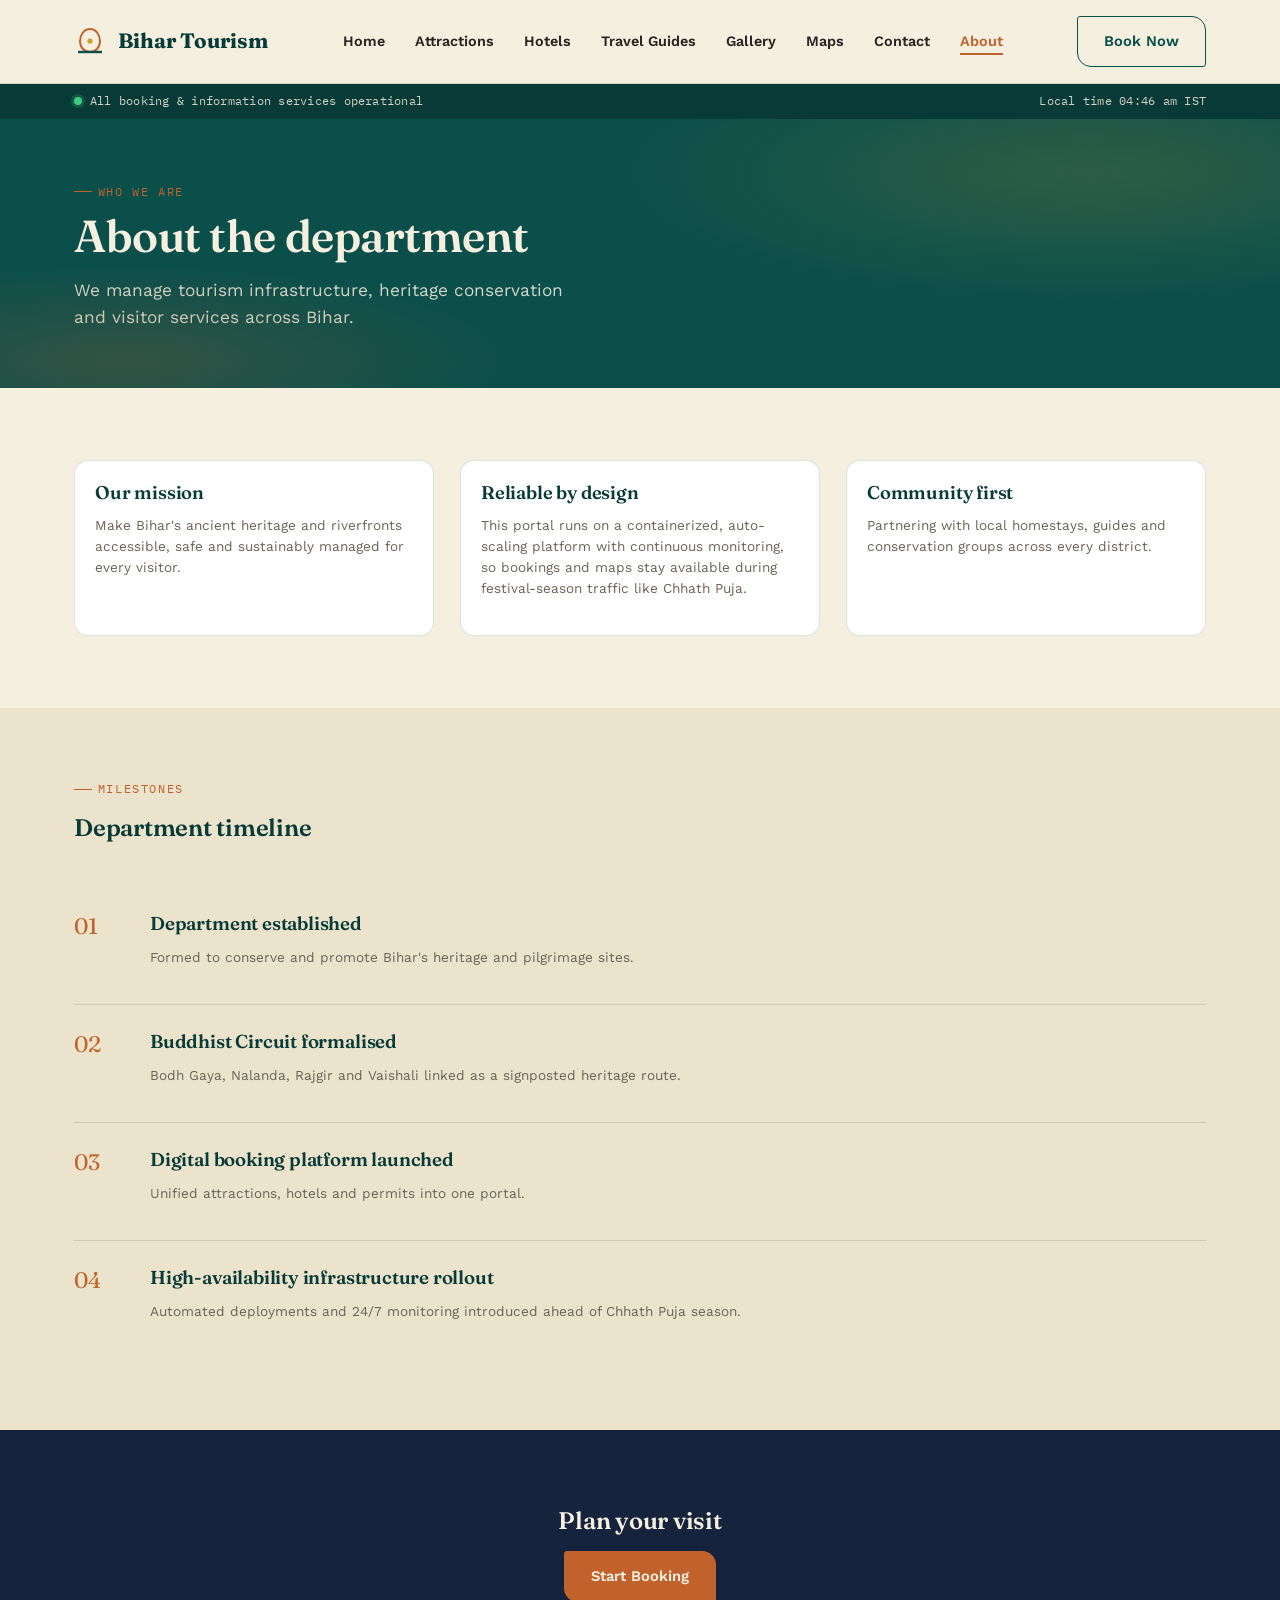
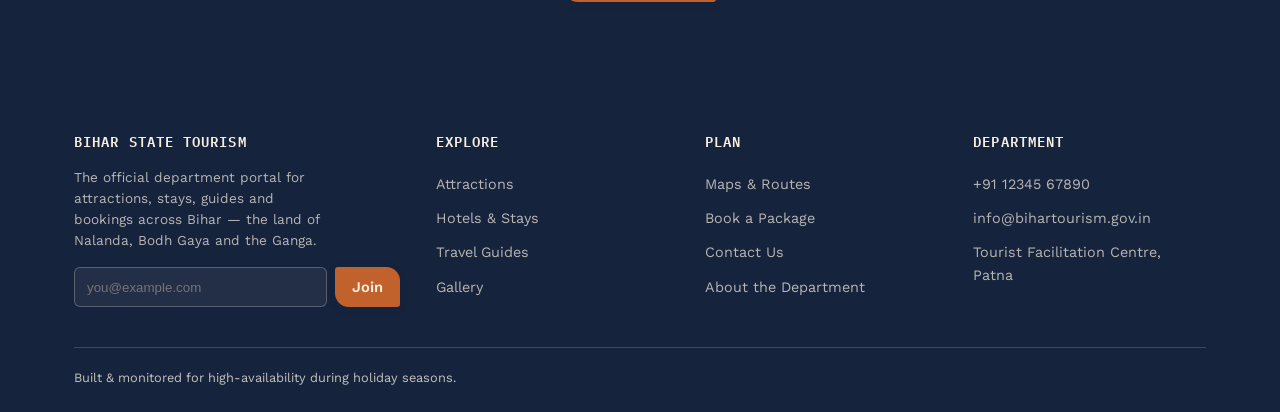
<file: src/main/resources/templates/about.html>
<!DOCTYPE html>
<html lang="en">
<head>
<meta charset="UTF-8">
<meta name="viewport" content="width=device-width, initial-scale=1.0">
<title>About · Bihar State Tourism</title>
<meta name="description" content="Learn about the Bihar Department of Tourism and how the portal stays reliable during peak season.">
<link rel="stylesheet" href="../static/css/style.css">
</head>
<body>
<a class="skip-link" href="#main">Skip to content</a>
<header class="site-header">
  <nav class="nav">
    <a class="brand" href="index.html">
      <svg class="mark" viewBox="0 0 32 32" fill="none" xmlns="http://www.w3.org/2000/svg" aria-hidden="true">
        <path d="M16 4 C10 4, 6 10, 6 16 C6 22, 10 27, 16 27 C22 27, 26 22, 26 16 C26 10, 22 4, 16 4Z" stroke="#C1622D" stroke-width="2" fill="none"/>
        <path d="M4 27h24" stroke="#0B4F4A" stroke-width="2.4"/>
        <circle cx="16" cy="16" r="2.6" fill="#C9A227"/>
      </svg>
      Bihar Tourism
    </a>
    <button class="nav-toggle" aria-label="Toggle menu" aria-expanded="false">
      <span></span><span></span><span></span>
    </button>
    <ul class="nav-links">
      <li><a href="index.html">Home</a></li>
      <li><a href="attractions.html">Attractions</a></li>
      <li><a href="hotels.html">Hotels</a></li>
      <li><a href="guides.html">Travel Guides</a></li>
      <li><a href="gallery.html">Gallery</a></li>
      <li><a href="maps.html">Maps</a></li>
      <li><a href="contact.html">Contact</a></li>
      <li><a href="about.html" class="active">About</a></li>
    </ul>
    <div class="nav-actions">
      <a class="btn btn-outline" href="booking.html">Book Now</a>
    </div>
  </nav>
</header>
<div class="status-strip">
  <div class="container">
    <span><span class="status-dot" aria-hidden="true"></span>All booking &amp; information services operational</span>
    <span>Local time <span data-status-time>--:--</span> IST</span>
  </div>
</div>
<main id="main">

<section class="hero" style="padding:64px 0 40px;">
  <div class="container">
    <p class="eyebrow">Who we are</p>
    <h1 style="font-size:clamp(2rem,3.6vw,2.8rem);">About the department</h1>
    <p class="lead">We manage tourism infrastructure, heritage conservation and visitor services across Bihar.</p>
  </div>
</section>
<section>
  <div class="container">
    <div class="grid grid-3">
      <div class="card"><div class="body"><h3>Our mission</h3><p class="small">Make Bihar's ancient heritage and riverfronts accessible, safe and sustainably managed for every visitor.</p></div></div>
      <div class="card"><div class="body"><h3>Reliable by design</h3><p class="small">This portal runs on a containerized, auto-scaling platform with continuous monitoring, so bookings and maps stay available during festival-season traffic like Chhath Puja.</p></div></div>
      <div class="card"><div class="body"><h3>Community first</h3><p class="small">Partnering with local homestays, guides and conservation groups across every district.</p></div></div>
    </div>
  </div>
</section>
<section class="band-ivory-dim">
  <div class="container">
    <div class="section-head"><p class="eyebrow">Milestones</p><h2>Department timeline</h2></div>
    <div class="steps">
      <div class="step"><div class="num"></div><div><h3>Department established</h3><p class="small">Formed to conserve and promote Bihar's heritage and pilgrimage sites.</p></div></div>
      <div class="step"><div class="num"></div><div><h3>Buddhist Circuit formalised</h3><p class="small">Bodh Gaya, Nalanda, Rajgir and Vaishali linked as a signposted heritage route.</p></div></div>
      <div class="step"><div class="num"></div><div><h3>Digital booking platform launched</h3><p class="small">Unified attractions, hotels and permits into one portal.</p></div></div>
      <div class="step"><div class="num"></div><div><h3>High-availability infrastructure rollout</h3><p class="small">Automated deployments and 24/7 monitoring introduced ahead of Chhath Puja season.</p></div></div>
    </div>
  </div>
</section>
<section class="band-dark text-center">
  <div class="container">
    <h2>Plan your visit</h2>
    <a class="btn btn-primary" href="booking.html">Start Booking</a>
  </div>
</section>

</main>
<footer class="site-footer">
  <div class="container">
    <div class="footer-grid">
      <div>
        <h4>Bihar State Tourism</h4>
        <p class="small" style="color:rgba(245,239,224,0.72); max-width:32ch;">The official department portal for attractions, stays, guides and bookings across Bihar — the land of Nalanda, Bodh Gaya and the Ganga.</p>
        <form data-newsletter style="display:flex; gap:8px; margin-top:16px;">
          <label for="nl-email" class="visually-hidden" style="position:absolute; left:-9999px;">Email address</label>
          <input id="nl-email" type="email" placeholder="you@example.com" required
            style="flex:1; padding:10px 12px; border-radius:6px; border:1px solid rgba(245,239,224,0.25); background:rgba(245,239,224,0.06); color:#F5EFE0;">
          <button class="btn btn-primary" type="submit" style="padding:10px 16px;">Join</button>
        </form>
      </div>
      <div>
        <h4>Explore</h4>
        <a href="attractions.html">Attractions</a>
        <a href="hotels.html">Hotels &amp; Stays</a>
        <a href="guides.html">Travel Guides</a>
        <a href="gallery.html">Gallery</a>
      </div>
      <div>
        <h4>Plan</h4>
        <a href="maps.html">Maps &amp; Routes</a>
        <a href="booking.html">Book a Package</a>
        <a href="contact.html">Contact Us</a>
        <a href="about.html">About the Department</a>
      </div>
      <div>
        <h4>Department</h4>
        <a href="tel:+911234567890">+91 12345 67890</a>
        <a href="mailto:info@bihartourism.gov.in">info@bihartourism.gov.in</a>
        <a href="#">Tourist Facilitation Centre, Patna</a>
      </div>
    </div>
    <div class="footer-bottom">
      <span>Built &amp; monitored for high-availability during holiday seasons.</span>
    </div>
  </div>
</footer>
<button class="to-top" aria-label="Back to top">↑</button>
<script src="../static/js/script.js"></script>
</body>
</html>
</file>
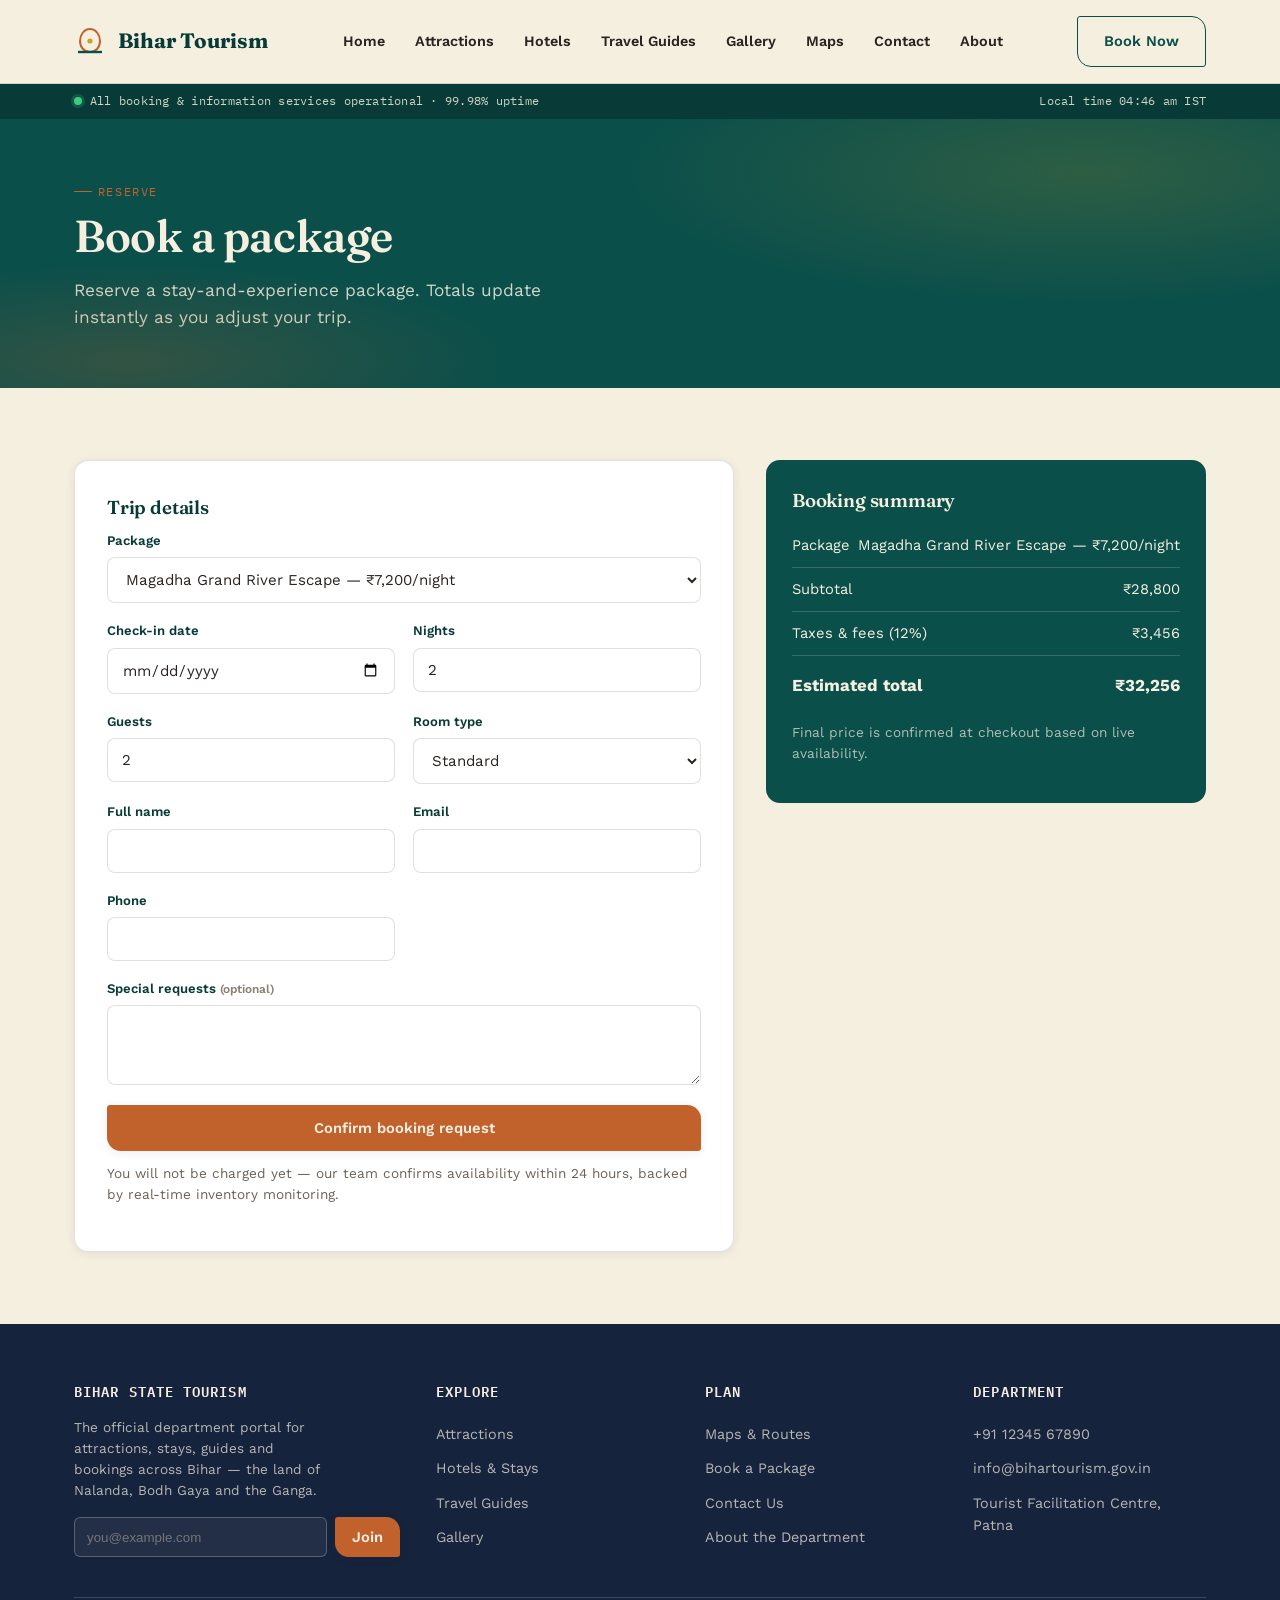
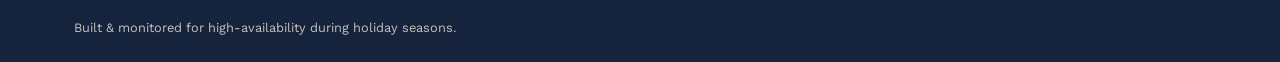
<file: src/main/resources/templates/booking.html>
<!DOCTYPE html>
<html lang="en">
<head>
<meta charset="UTF-8">
<meta name="viewport" content="width=device-width, initial-scale=1.0">
<title>Booking · Bihar State Tourism</title>
<meta name="description" content="Book hotel and experience packages across Bihar with live price estimates.">
<link rel="stylesheet" href="../static/css/style.css">
</head>
<body>
<a class="skip-link" href="#main">Skip to content</a>
<header class="site-header">
  <nav class="nav">
    <a class="brand" href="index.html">
      <svg class="mark" viewBox="0 0 32 32" fill="none" xmlns="http://www.w3.org/2000/svg" aria-hidden="true">
        <path d="M16 4 C10 4, 6 10, 6 16 C6 22, 10 27, 16 27 C22 27, 26 22, 26 16 C26 10, 22 4, 16 4Z" stroke="#C1622D" stroke-width="2" fill="none"/>
        <path d="M4 27h24" stroke="#0B4F4A" stroke-width="2.4"/>
        <circle cx="16" cy="16" r="2.6" fill="#C9A227"/>
      </svg>
      Bihar Tourism
    </a>
    <button class="nav-toggle" aria-label="Toggle menu" aria-expanded="false">
      <span></span><span></span><span></span>
    </button>
    <ul class="nav-links">
      <li><a href="index.html">Home</a></li>
      <li><a href="attractions.html">Attractions</a></li>
      <li><a href="hotels.html">Hotels</a></li>
      <li><a href="guides.html">Travel Guides</a></li>
      <li><a href="gallery.html">Gallery</a></li>
      <li><a href="maps.html">Maps</a></li>
      <li><a href="contact.html">Contact</a></li>
      <li><a href="about.html">About</a></li>
    </ul>
    <div class="nav-actions">
      <a class="btn btn-outline" href="booking.html">Book Now</a>
    </div>
  </nav>
</header>
<div class="status-strip">
  <div class="container">
    <span><span class="status-dot" aria-hidden="true"></span>All booking &amp; information services operational · 99.98% uptime</span>
    <span>Local time <span data-status-time>--:--</span> IST</span>
  </div>
</div>
<main id="main">

<section class="hero" style="padding:64px 0 40px;">
  <div class="container">
    <p class="eyebrow">Reserve</p>
    <h1 style="font-size:clamp(2rem,3.6vw,2.8rem);">Book a package</h1>
    <p class="lead">Reserve a stay-and-experience package. Totals update instantly as you adjust your trip.</p>
  </div>
</section>
<section>
  <div class="container" style="display:grid; grid-template-columns:1.5fr 1fr; gap:32px; align-items:start;">
    <form class="form-card" id="booking-form" data-validate data-success-message="Booking request received — a confirmation will follow by email.">
      <h3>Trip details</h3>
      <div class="form-grid">
        <div class="field full">
          <label for="package">Package</label>
          <select id="package" name="package">
            <option data-rate="7200" selected>Magadha Grand River Escape — ₹7,200/night</option>
            <option data-rate="3800">Nalanda Residency Heritage Stay — ₹3,800/night</option>
            <option data-rate="4600">Rajgir Springs Wellness Package — ₹4,600/night</option>
            <option data-rate="1400">Bodh Gaya Pilgrim Lodge — ₹1,400/night</option>
          </select>
        </div>
        <div class="field">
          <label for="checkin">Check-in date</label>
          <input type="date" id="checkin" name="checkin" required>
          <span class="err-msg">Please choose a check-in date.</span>
        </div>
        <div class="field">
          <label for="nights">Nights</label>
          <input type="number" id="nights" name="nights" min="1" max="21" value="2" required>
        </div>
        <div class="field">
          <label for="guests">Guests</label>
          <input type="number" id="guests" name="guests" min="1" max="10" value="2" required>
        </div>
        <div class="field">
          <label for="room">Room type</label>
          <select id="room" name="room">
            <option>Standard</option>
            <option>River-facing</option>
            <option>Suite</option>
          </select>
        </div>
        <div class="field">
          <label for="name">Full name</label>
          <input type="text" id="name" name="name" required>
          <span class="err-msg">Please enter your name.</span>
        </div>
        <div class="field">
          <label for="email">Email</label>
          <input type="email" id="email" name="email" required>
          <span class="err-msg">Please enter a valid email.</span>
        </div>
        <div class="field">
          <label for="phone">Phone</label>
          <input type="tel" id="phone" name="phone" required>
          <span class="err-msg">Please enter a valid phone number.</span>
        </div>
        <div class="field full">
          <label for="notes">Special requests <span class="hint">(optional)</span></label>
          <textarea id="notes" name="notes" rows="3"></textarea>
        </div>
      </div>
      <button class="btn btn-primary btn-block" type="submit" style="margin-top:20px;">Confirm booking request</button>
      <p class="small" style="margin-top:12px;">You will not be charged yet — our team confirms availability within 24 hours, backed by real-time inventory monitoring.</p>
    </form>

    <aside class="summary-card" data-booking-summary>
      <h3>Booking summary</h3>
      <div class="summary-row"><span>Package</span><span data-sum-package>—</span></div>
      <div class="summary-row"><span>Subtotal</span><span data-sum-subtotal>₹0</span></div>
      <div class="summary-row"><span>Taxes &amp; fees (12%)</span><span data-sum-taxes>₹0</span></div>
      <div class="summary-row total"><span>Estimated total</span><span data-sum-total>₹0</span></div>
      <p class="small" style="color:rgba(245,239,224,0.7); margin-top:14px;">Final price is confirmed at checkout based on live availability.</p>
    </aside>
  </div>
</section>

</main>
<footer class="site-footer">
  <div class="container">
    <div class="footer-grid">
      <div>
        <h4>Bihar State Tourism</h4>
        <p class="small" style="color:rgba(245,239,224,0.72); max-width:32ch;">The official department portal for attractions, stays, guides and bookings across Bihar — the land of Nalanda, Bodh Gaya and the Ganga.</p>
        <form data-newsletter style="display:flex; gap:8px; margin-top:16px;">
          <label for="nl-email" class="visually-hidden" style="position:absolute; left:-9999px;">Email address</label>
          <input id="nl-email" type="email" placeholder="you@example.com" required
            style="flex:1; padding:10px 12px; border-radius:6px; border:1px solid rgba(245,239,224,0.25); background:rgba(245,239,224,0.06); color:#F5EFE0;">
          <button class="btn btn-primary" type="submit" style="padding:10px 16px;">Join</button>
        </form>
      </div>
      <div>
        <h4>Explore</h4>
        <a href="attractions.html">Attractions</a>
        <a href="hotels.html">Hotels &amp; Stays</a>
        <a href="guides.html">Travel Guides</a>
        <a href="gallery.html">Gallery</a>
      </div>
      <div>
        <h4>Plan</h4>
        <a href="maps.html">Maps &amp; Routes</a>
        <a href="booking.html">Book a Package</a>
        <a href="contact.html">Contact Us</a>
        <a href="about.html">About the Department</a>
      </div>
      <div>
        <h4>Department</h4>
        <a href="tel:+911234567890">+91 12345 67890</a>
        <a href="mailto:info@bihartourism.gov.in">info@bihartourism.gov.in</a>
        <a href="#">Tourist Facilitation Centre, Patna</a>
      </div>
    </div>
    <div class="footer-bottom">
      <span>Built &amp; monitored for high-availability during holiday seasons.</span>
    </div>
  </div>
</footer>
<button class="to-top" aria-label="Back to top">↑</button>
<script src="../static/js/script.js"></script>
</body>
</html>
</file>
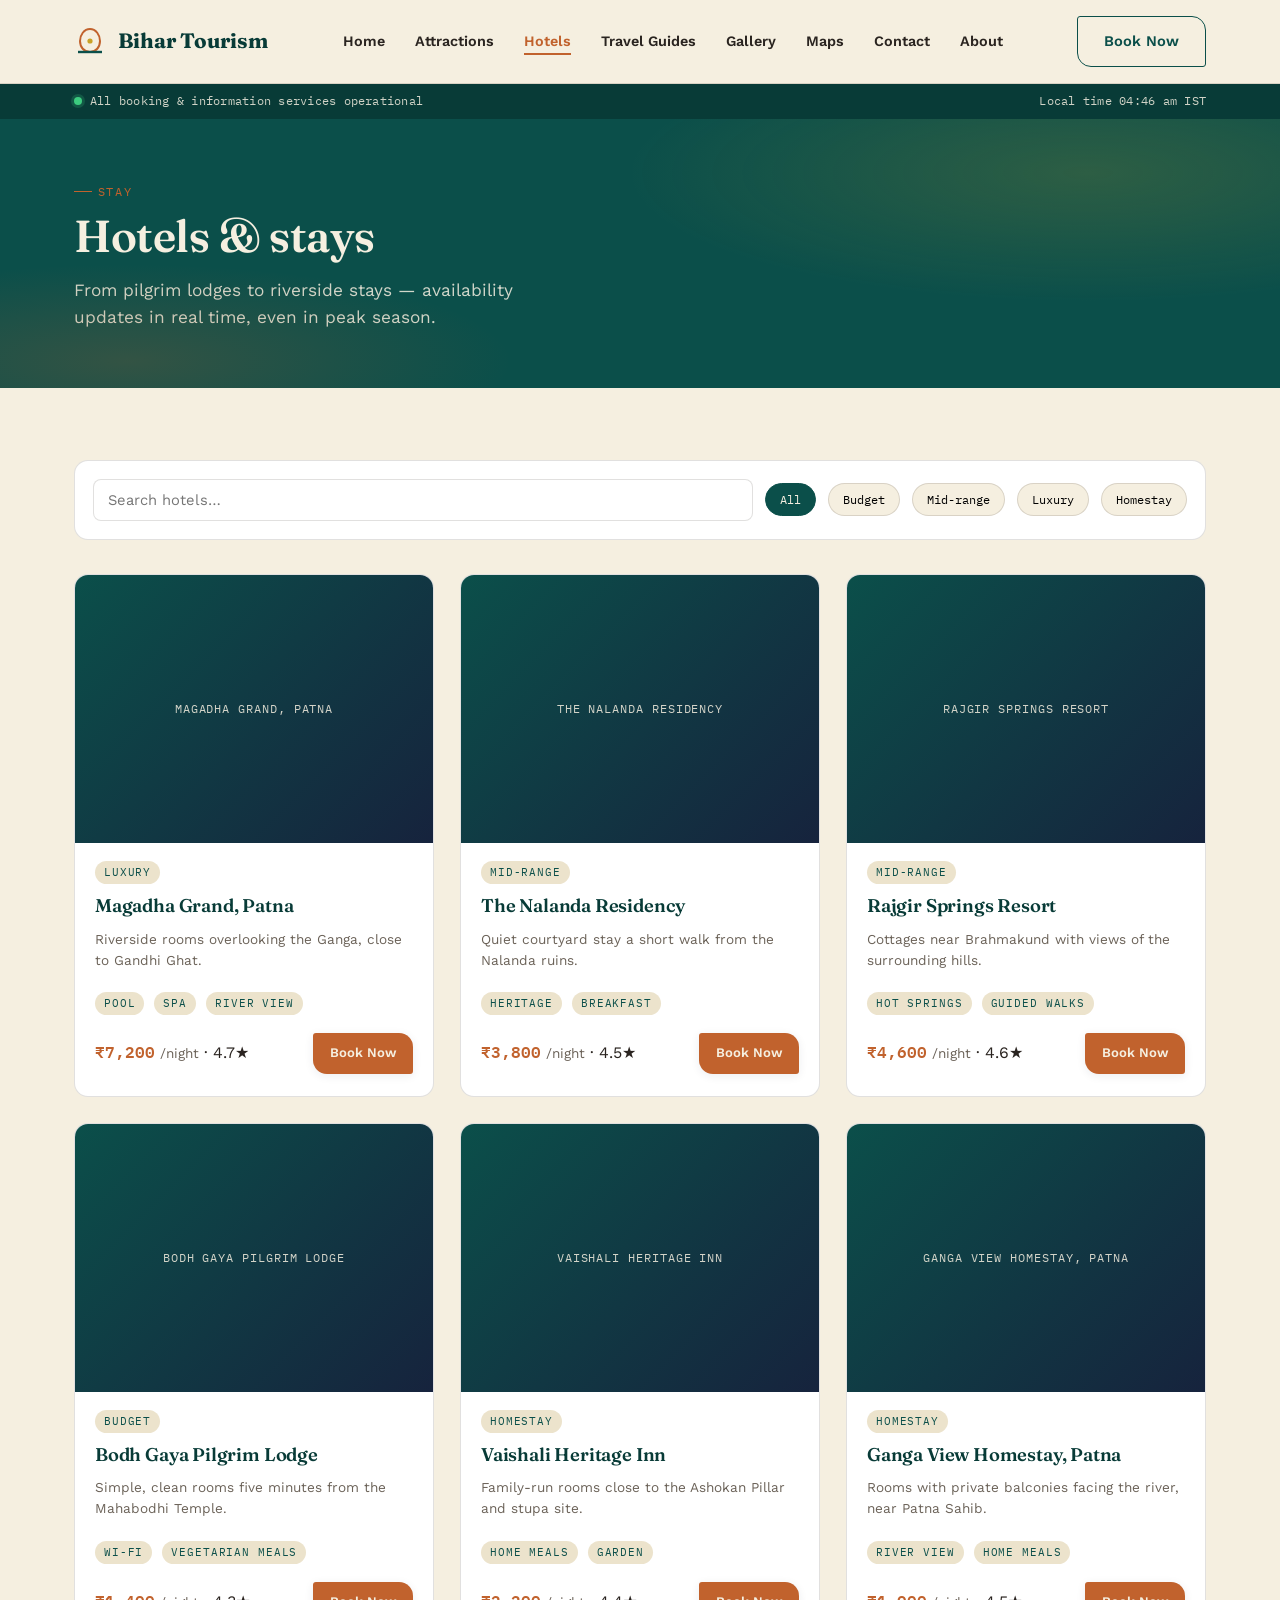
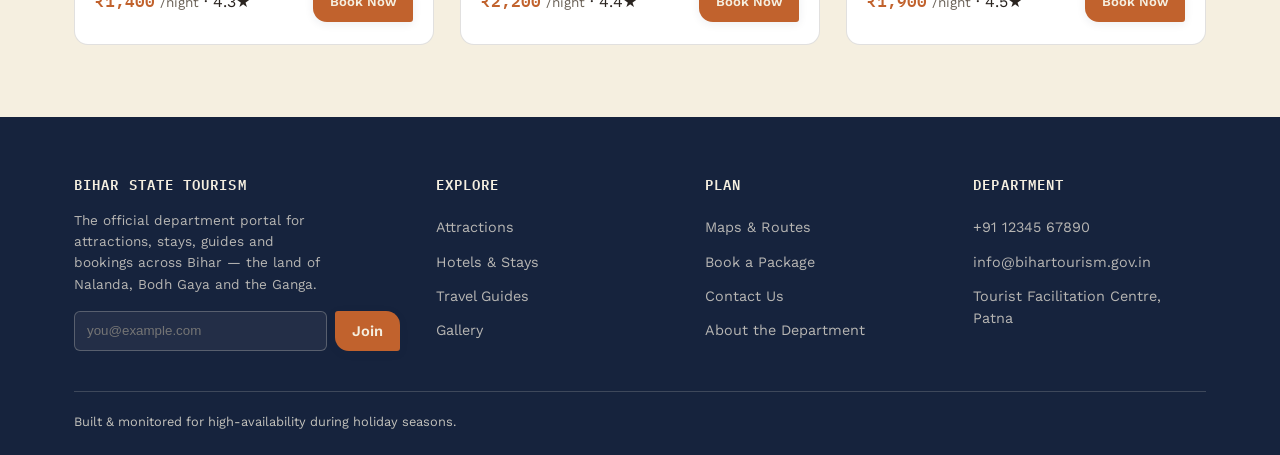
<file: src/main/resources/templates/hotels.html>
<!DOCTYPE html>
<html lang="en">
<head>
<meta charset="UTF-8">
<meta name="viewport" content="width=device-width, initial-scale=1.0">
<title>Hotels · Bihar State Tourism</title>
<meta name="description" content="Compare and book hotels, resorts and homestays across Bihar.">
<link rel="stylesheet" href="../static/css/style.css">
</head>
<body>
<a class="skip-link" href="#main">Skip to content</a>
<header class="site-header">
  <nav class="nav">
    <a class="brand" href="index.html">
      <svg class="mark" viewBox="0 0 32 32" fill="none" xmlns="http://www.w3.org/2000/svg" aria-hidden="true">
        <path d="M16 4 C10 4, 6 10, 6 16 C6 22, 10 27, 16 27 C22 27, 26 22, 26 16 C26 10, 22 4, 16 4Z" stroke="#C1622D" stroke-width="2" fill="none"/>
        <path d="M4 27h24" stroke="#0B4F4A" stroke-width="2.4"/>
        <circle cx="16" cy="16" r="2.6" fill="#C9A227"/>
      </svg>
      Bihar Tourism
    </a>
    <button class="nav-toggle" aria-label="Toggle menu" aria-expanded="false">
      <span></span><span></span><span></span>
    </button>
    <ul class="nav-links">
      <li><a href="index.html">Home</a></li>
      <li><a href="attractions.html">Attractions</a></li>
      <li><a href="hotels.html" class="active">Hotels</a></li>
      <li><a href="guides.html">Travel Guides</a></li>
      <li><a href="gallery.html">Gallery</a></li>
      <li><a href="maps.html">Maps</a></li>
      <li><a href="contact.html">Contact</a></li>
      <li><a href="about.html">About</a></li>
    </ul>
    <div class="nav-actions">
      <a class="btn btn-outline" href="booking.html">Book Now</a>
    </div>
  </nav>
</header>
<div class="status-strip">
  <div class="container">
    <span><span class="status-dot" aria-hidden="true"></span>All booking &amp; information services operational </span>
    <span>Local time <span data-status-time>--:--</span> IST</span>
  </div>
</div>
<main id="main">

<section class="hero" style="padding:64px 0 40px;">
  <div class="container">
    <p class="eyebrow">Stay</p>
    <h1 style="font-size:clamp(2rem,3.6vw,2.8rem);">Hotels &amp; stays</h1>
    <p class="lead">From pilgrim lodges to riverside stays — availability updates in real time, even in peak season.</p>
  </div>
</section>
<section>
  <div class="container">
    <div class="filter-bar">
      <input type="search" placeholder="Search hotels…" aria-label="Search hotels">
      <button class="chip active" data-filter="all">All</button>
      <button class="chip" data-filter="budget">Budget</button>
      <button class="chip" data-filter="mid-range">Mid-range</button>
      <button class="chip" data-filter="luxury">Luxury</button>
      <button class="chip" data-filter="homestay">Homestay</button>
    </div>
    <div class="grid grid-3">
      <div class="card" data-card data-category="luxury" data-search="Magadha Grand, Patna Luxury Riverside rooms overlooking the Ganga, close to Gandhi Ghat.">
        <div class="thumb ph"><span>Magadha Grand, Patna</span></div>
        <div class="body">
          <span class="tag">Luxury</span>
          <h3>Magadha Grand, Patna</h3>
          <p class="small">Riverside rooms overlooking the Ganga, close to Gandhi Ghat.</p>
          <div class="badge-list"><span class="tag">Pool</span> <span class="tag">Spa</span> <span class="tag">River view</span></div>
          <div class="foot">
            <span><span class="price">₹7,200</span><span class="small"> /night</span> · 4.7★</span>
            <a class="btn btn-primary" href="booking.html" style="padding:9px 16px; font-size:.82rem;">Book Now</a>
          </div>
        </div>
      </div>
      <div class="card" data-card data-category="mid-range" data-search="The Nalanda Residency Mid-range Quiet courtyard stay a short walk from the Nalanda ruins.">
        <div class="thumb ph"><span>The Nalanda Residency</span></div>
        <div class="body">
          <span class="tag">Mid-range</span>
          <h3>The Nalanda Residency</h3>
          <p class="small">Quiet courtyard stay a short walk from the Nalanda ruins.</p>
          <div class="badge-list"><span class="tag">Heritage</span> <span class="tag">Breakfast</span></div>
          <div class="foot">
            <span><span class="price">₹3,800</span><span class="small"> /night</span> · 4.5★</span>
            <a class="btn btn-primary" href="booking.html" style="padding:9px 16px; font-size:.82rem;">Book Now</a>
          </div>
        </div>
      </div>
      <div class="card" data-card data-category="mid-range" data-search="Rajgir Springs Resort Mid-range Cottages near Brahmakund with views of the surrounding hills.">
        <div class="thumb ph"><span>Rajgir Springs Resort</span></div>
        <div class="body">
          <span class="tag">Mid-range</span>
          <h3>Rajgir Springs Resort</h3>
          <p class="small">Cottages near Brahmakund with views of the surrounding hills.</p>
          <div class="badge-list"><span class="tag">Hot springs</span> <span class="tag">Guided walks</span></div>
          <div class="foot">
            <span><span class="price">₹4,600</span><span class="small"> /night</span> · 4.6★</span>
            <a class="btn btn-primary" href="booking.html" style="padding:9px 16px; font-size:.82rem;">Book Now</a>
          </div>
        </div>
      </div>
      <div class="card" data-card data-category="budget" data-search="Bodh Gaya Pilgrim Lodge Budget Simple, clean rooms five minutes from the Mahabodhi Temple.">
        <div class="thumb ph"><span>Bodh Gaya Pilgrim Lodge</span></div>
        <div class="body">
          <span class="tag">Budget</span>
          <h3>Bodh Gaya Pilgrim Lodge</h3>
          <p class="small">Simple, clean rooms five minutes from the Mahabodhi Temple.</p>
          <div class="badge-list"><span class="tag">Wi-Fi</span> <span class="tag">Vegetarian meals</span></div>
          <div class="foot">
            <span><span class="price">₹1,400</span><span class="small"> /night</span> · 4.3★</span>
            <a class="btn btn-primary" href="booking.html" style="padding:9px 16px; font-size:.82rem;">Book Now</a>
          </div>
        </div>
      </div>
      <div class="card" data-card data-category="homestay" data-search="Vaishali Heritage Inn Homestay Family-run rooms close to the Ashokan Pillar and stupa site.">
        <div class="thumb ph"><span>Vaishali Heritage Inn</span></div>
        <div class="body">
          <span class="tag">Homestay</span>
          <h3>Vaishali Heritage Inn</h3>
          <p class="small">Family-run rooms close to the Ashokan Pillar and stupa site.</p>
          <div class="badge-list"><span class="tag">Home meals</span> <span class="tag">Garden</span></div>
          <div class="foot">
            <span><span class="price">₹2,200</span><span class="small"> /night</span> · 4.4★</span>
            <a class="btn btn-primary" href="booking.html" style="padding:9px 16px; font-size:.82rem;">Book Now</a>
          </div>
        </div>
      </div>
      <div class="card" data-card data-category="homestay" data-search="Ganga View Homestay, Patna Homestay Rooms with private balconies facing the river, near Patna Sahib.">
        <div class="thumb ph"><span>Ganga View Homestay, Patna</span></div>
        <div class="body">
          <span class="tag">Homestay</span>
          <h3>Ganga View Homestay, Patna</h3>
          <p class="small">Rooms with private balconies facing the river, near Patna Sahib.</p>
          <div class="badge-list"><span class="tag">River view</span> <span class="tag">Home meals</span></div>
          <div class="foot">
            <span><span class="price">₹1,900</span><span class="small"> /night</span> · 4.5★</span>
            <a class="btn btn-primary" href="booking.html" style="padding:9px 16px; font-size:.82rem;">Book Now</a>
          </div>
        </div>
      </div>
    </div>
    <p class="empty-state">No stays match your search. Try a different keyword or category.</p>
  </div>
</section>

</main>
<footer class="site-footer">
  <div class="container">
    <div class="footer-grid">
      <div>
        <h4>Bihar State Tourism</h4>
        <p class="small" style="color:rgba(245,239,224,0.72); max-width:32ch;">The official department portal for attractions, stays, guides and bookings across Bihar — the land of Nalanda, Bodh Gaya and the Ganga.</p>
        <form data-newsletter style="display:flex; gap:8px; margin-top:16px;">
          <label for="nl-email" class="visually-hidden" style="position:absolute; left:-9999px;">Email address</label>
          <input id="nl-email" type="email" placeholder="you@example.com" required
            style="flex:1; padding:10px 12px; border-radius:6px; border:1px solid rgba(245,239,224,0.25); background:rgba(245,239,224,0.06); color:#F5EFE0;">
          <button class="btn btn-primary" type="submit" style="padding:10px 16px;">Join</button>
        </form>
      </div>
      <div>
        <h4>Explore</h4>
        <a href="attractions.html">Attractions</a>
        <a href="hotels.html">Hotels &amp; Stays</a>
        <a href="guides.html">Travel Guides</a>
        <a href="gallery.html">Gallery</a>
      </div>
      <div>
        <h4>Plan</h4>
        <a href="maps.html">Maps &amp; Routes</a>
        <a href="booking.html">Book a Package</a>
        <a href="contact.html">Contact Us</a>
        <a href="about.html">About the Department</a>
      </div>
      <div>
        <h4>Department</h4>
        <a href="tel:+911234567890">+91 12345 67890</a>
        <a href="mailto:info@bihartourism.gov.in">info@bihartourism.gov.in</a>
        <a href="#">Tourist Facilitation Centre, Patna</a>
      </div>
    </div>
    <div class="footer-bottom">
      <span>Built &amp; monitored for high-availability during holiday seasons.</span>
    </div>
  </div>
</footer>
<button class="to-top" aria-label="Back to top">↑</button>
<script src="../static/js/script.js"></script>
</body>
</html>
</file>
<file: src/main/resources/static/css/style.css>
/* ==========================================================================
   Kokanya State Tourism — Design System
   "Where the Ghats Meet the Sea"
   Signature motif: the coastal temple arch (see --arch clip-paths & .arch-frame)
   ========================================================================== */

@import url('https://fonts.googleapis.com/css2?family=Fraunces:opsz,wght@9..144,400;9..144,500;9..144,600;9..144,700&family=Work+Sans:wght@400;500;600;700&family=IBM+Plex+Mono:wght@400;500&display=swap');

:root{
  /* Color tokens */
  --teal-deep:      #0B4F4A;
  --teal-ink:       #083B37;
  --terracotta:     #C1622D;
  --terracotta-dk:  #A34F22;
  --ivory:          #F5EFE0;
  --ivory-dim:      #ECE3CC;
  --indigo-night:   #16233D;
  --gold:           #C9A227;
  --charcoal:       #2A2420;
  --white:          #FFFFFF;
  --line:           rgba(42,36,32,0.14);
  --line-on-dark:   rgba(245,239,224,0.18);

  /* Type */
  --font-display: 'Fraunces', serif;
  --font-body: 'Work Sans', sans-serif;
  --font-mono: 'IBM Plex Mono', monospace;

  /* Layout */
  --max-w: 1180px;
  --radius-s: 6px;
  --radius-m: 14px;
  --shadow-1: 0 2px 10px rgba(22,35,61,0.08);
  --shadow-2: 0 16px 40px rgba(22,35,61,0.16);
}

*, *::before, *::after{ box-sizing: border-box; }
html{ scroll-behavior: smooth; }
@media (prefers-reduced-motion: reduce){
  html{ scroll-behavior: auto; }
  *{ animation-duration: 0.001ms !important; animation-iteration-count: 1 !important; transition-duration: 0.001ms !important; }
}

body{
  margin:0;
  font-family: var(--font-body);
  color: var(--charcoal);
  background: var(--ivory);
  line-height: 1.55;
  -webkit-font-smoothing: antialiased;
}

img{ max-width:100%; display:block; }
a{ color: inherit; text-decoration: none; }
ul{ margin:0; padding:0; list-style:none; }
h1,h2,h3,h4{ font-family: var(--font-display); margin:0 0 .5em; font-weight:600; letter-spacing:-0.01em; color: var(--teal-ink); }
p{ margin:0 0 1em; }

.eyebrow{
  font-family: var(--font-mono);
  font-size: 0.72rem;
  letter-spacing: 0.14em;
  text-transform: uppercase;
  color: var(--terracotta);
  display:flex; align-items:center; gap:.5em;
}
.eyebrow::before{ content:""; width:18px; height:1px; background: var(--terracotta); display:inline-block; }

.container{ max-width: var(--max-w); margin: 0 auto; padding: 0 24px; }
section{ padding: 72px 0; }

:focus-visible{ outline: 3px solid var(--gold); outline-offset: 2px; }

/* ---------- Buttons ---------- */
.btn{
  display:inline-flex; align-items:center; justify-content:center; gap:.5em;
  font-family: var(--font-body); font-weight:600; font-size:0.92rem;
  padding: 13px 26px; border-radius: 3px 14px 3px 14px;
  border: 1px solid transparent; cursor:pointer; transition: transform .18s ease, box-shadow .18s ease, background .18s ease;
  white-space: nowrap;
}
.btn:hover{ transform: translateY(-2px); }
.btn-primary{ background: var(--terracotta); color: var(--ivory); box-shadow: var(--shadow-1); }
.btn-primary:hover{ background: var(--terracotta-dk); box-shadow: var(--shadow-2); }
.btn-ghost{ background: transparent; border-color: var(--line-on-dark); color: inherit; }
.btn-ghost:hover{ border-color: currentColor; }
.btn-outline{ background:transparent; border-color: var(--teal-deep); color: var(--teal-deep); }
.btn-outline:hover{ background: var(--teal-deep); color: var(--ivory); }
.btn-block{ width:100%; }
.btn[disabled]{ opacity:.55; cursor:not-allowed; transform:none; }

/* ---------- Header / Nav ---------- */
.site-header{
  position: sticky; top:0; z-index: 100;
  background: rgba(245,239,224,0.92); backdrop-filter: blur(8px);
  border-bottom: 1px solid var(--line);
}
.nav{
  display:flex; align-items:center; justify-content:space-between;
  padding: 16px 24px; max-width: var(--max-w); margin:0 auto;
}
.brand{ display:flex; align-items:center; gap:.6em; font-family: var(--font-display); font-size:1.3rem; font-weight:700; color: var(--teal-ink); }
.brand .mark{ width:32px; height:32px; }
.nav-links{ display:flex; align-items:center; gap: 30px; }
.nav-links a{
  font-size: 0.9rem; font-weight:600; color: var(--charcoal); position:relative; padding: 4px 0;
}
.nav-links a::after{
  content:""; position:absolute; left:0; bottom:-2px; width:0; height:2px; background: var(--terracotta); transition: width .2s ease;
}
.nav-links a:hover::after, .nav-links a.active::after{ width:100%; }
.nav-links a.active{ color: var(--terracotta); }
.nav-actions{ display:flex; align-items:center; gap:14px; }
.nav-toggle{
  display:none; flex-direction:column; gap:5px; background:none; border:none; cursor:pointer; padding:8px;
}
.nav-toggle span{ width:24px; height:2px; background: var(--teal-ink); display:block; }

@media (max-width: 880px){
  .nav-toggle{ display:flex; }
  .nav-links{
    position:absolute; top:100%; left:0; right:0; background: var(--ivory);
    flex-direction:column; align-items:flex-start; gap:0; border-bottom:1px solid var(--line);
    max-height:0; overflow:hidden; transition: max-height .3s ease;
  }
  .nav-links.open{ max-height: 480px; }
  .nav-links a{ padding: 14px 24px; width:100%; border-bottom:1px solid var(--line); }
  .nav-links a::after{ display:none; }
  .nav-actions .btn-outline{ display:none; }
}

/* ---------- Hero ---------- */
.hero{
  position:relative; overflow:hidden; background: var(--teal-deep); color: var(--ivory);
  padding: 96px 0 64px;
}
.hero::before{
  content:""; position:absolute; inset:0;
  background:
    radial-gradient(60% 80% at 85% 20%, rgba(201,162,39,0.18), transparent 60%),
    radial-gradient(50% 60% at 10% 90%, rgba(193,98,45,0.22), transparent 60%);
  pointer-events:none;
}
.hero-grid{ position:relative; display:grid; grid-template-columns: 1.1fr .9fr; gap:48px; align-items:center; }
.hero h1{ color: var(--ivory); font-size: clamp(2.4rem, 4.4vw, 3.6rem); line-height:1.05; margin-bottom:.4em; }
.hero h1 em{ font-style:italic; color: var(--gold); }
.hero p.lead{ font-size:1.08rem; max-width: 46ch; color: rgba(245,239,224,0.85); }
.hero-cta{ display:flex; gap:14px; margin-top: 28px; flex-wrap:wrap; }
.hero-stats{ display:flex; gap:28px; margin-top:44px; flex-wrap:wrap; }
.hero-stats .stat b{ display:block; font-family: var(--font-display); font-size:1.6rem; color: var(--gold); }
.hero-stats .stat span{ font-size:0.78rem; color: rgba(245,239,224,0.7); text-transform:uppercase; letter-spacing:.06em; }

/* Signature arch motif */
.arch-frame{
  position:relative; border-radius: 50% 50% 3px 3px / 60% 60% 0 0;
  overflow:hidden; box-shadow: var(--shadow-2);
  aspect-ratio: 3/4;
}
.arch-frame img, .arch-frame .ph{ width:100%; height:100%; object-fit:cover; }
.arch-frame::after{
  content:""; position:absolute; inset:10px; border:1.5px solid rgba(245,239,224,0.55);
  border-radius: 50% 50% 3px 3px / 60% 60% 0 0; pointer-events:none;
}

/* Placeholder "photo" blocks (no binary images shipped in this build) */
.ph{
  display:flex; align-items:center; justify-content:center; text-align:center;
  color: var(--ivory); font-family:var(--font-mono); font-size:.72rem; letter-spacing:.08em; text-transform:uppercase;
  background: linear-gradient(135deg, var(--teal-deep), var(--indigo-night));
  padding: 10px;
}
.ph.gold{ background: linear-gradient(135deg, var(--terracotta), var(--gold)); }
.ph span{ opacity:.85; }

/* ---------- Section headers ---------- */
.section-head{ max-width: 640px; margin-bottom: 40px; }
.section-head.center{ margin-left:auto; margin-right:auto; text-align:center; }

/* ---------- Cards ---------- */
.grid{ display:grid; gap: 26px; }
.grid-3{ grid-template-columns: repeat(3, 1fr); }
.grid-4{ grid-template-columns: repeat(4, 1fr); }
.grid-2{ grid-template-columns: repeat(2, 1fr); }
@media (max-width: 980px){ .grid-3, .grid-4{ grid-template-columns: repeat(2,1fr); } }
@media (max-width: 620px){ .grid-2,.grid-3,.grid-4{ grid-template-columns: 1fr; } }

.card{
  background: var(--white); border-radius: var(--radius-m); overflow:hidden;
  border:1px solid var(--line); transition: transform .2s ease, box-shadow .2s ease;
  display:flex; flex-direction:column;
}
.card:hover{ transform: translateY(-4px); box-shadow: var(--shadow-2); }
.card .thumb{ aspect-ratio: 4/3; }
.card .body{ padding: 18px 20px 22px; display:flex; flex-direction:column; gap:8px; flex:1; }
.card .tag{
  font-family: var(--font-mono); font-size:.68rem; letter-spacing:.08em; text-transform:uppercase;
  color: var(--teal-deep); background: var(--ivory-dim); padding:3px 9px; border-radius:20px; align-self:flex-start;
}
.card h3{ font-size:1.15rem; margin:0; }
.card .meta{ font-size:.82rem; color:#6b6258; display:flex; gap:14px; }
.card .price{ font-family: var(--font-mono); font-weight:600; color: var(--terracotta); }
.card .foot{ margin-top:auto; display:flex; justify-content:space-between; align-items:center; padding-top:10px; }

/* ---------- Filters / search bar ---------- */
.filter-bar{
  display:flex; flex-wrap:wrap; gap:12px; align-items:center; padding:18px;
  background: var(--white); border:1px solid var(--line); border-radius: var(--radius-m);
  margin-bottom: 34px;
}
.filter-bar input[type="search"]{
  flex:1; min-width:200px; padding:11px 14px; border:1px solid var(--line); border-radius:8px; font-family:var(--font-body); font-size:.92rem;
}
.chip{
  font-family: var(--font-mono); font-size:.75rem; padding:8px 14px; border-radius:20px; border:1px solid var(--line);
  background: var(--ivory); cursor:pointer; transition: all .15s ease;
}
.chip.active, .chip:hover{ background: var(--teal-deep); color:var(--ivory); border-color: var(--teal-deep); }
.empty-state{ text-align:center; padding: 50px 20px; color:#786f63; display:none; }
.empty-state.show{ display:block; }

/* ---------- Forms ---------- */
.form-grid{ display:grid; grid-template-columns: 1fr 1fr; gap:18px; }
@media (max-width:620px){ .form-grid{ grid-template-columns:1fr; } }
.field{ display:flex; flex-direction:column; gap:6px; }
.field.full{ grid-column: 1 / -1; }
.field label{ font-size:.82rem; font-weight:600; color: var(--teal-ink); }
.field .hint{ font-size:.74rem; color:#8a8074; }
.field input, .field select, .field textarea{
  padding: 12px 14px; border:1px solid var(--line); border-radius:8px; font-family:var(--font-body); font-size:.94rem; background:var(--white);
  color: var(--charcoal);
}
.field input:focus, .field select:focus, .field textarea:focus{ border-color: var(--terracotta); }
.field.error input, .field.error select, .field.error textarea{ border-color:#B3402B; }
.field .err-msg{ font-size:.76rem; color:#B3402B; display:none; }
.field.error .err-msg{ display:block; }
.form-card{ background: var(--white); border:1px solid var(--line); border-radius: var(--radius-m); padding: 32px; box-shadow: var(--shadow-1); }

/* ---------- Banded sections ---------- */
.band-dark{ background: var(--indigo-night); color: var(--ivory); }
.band-dark h2{ color: var(--ivory); }
.band-ivory-dim{ background: var(--ivory-dim); }

/* ---------- Timeline / steps (guides) ---------- */
.steps{ counter-reset: step; display:flex; flex-direction:column; gap:0; }
.step{
  display:grid; grid-template-columns: 56px 1fr; gap:20px; padding: 22px 0; border-bottom:1px solid var(--line);
}
.step:last-child{ border-bottom:none; }
.step .num{
  counter-increment: step; font-family: var(--font-display); font-size:1.4rem; color: var(--terracotta);
}
.step .num::before{ content: counter(step, decimal-leading-zero); }

/* ---------- Gallery / lightbox ---------- */
.gallery-grid{ display:grid; grid-template-columns: repeat(4, 1fr); gap:14px; }
@media (max-width:900px){ .gallery-grid{ grid-template-columns: repeat(2,1fr); } }
.gallery-item{ cursor:pointer; border-radius: var(--radius-s); overflow:hidden; aspect-ratio:1; border:1px solid var(--line); }
.gallery-item .ph{ height:100%; }
.lightbox{
  position:fixed; inset:0; background: rgba(11,20,35,0.92); display:none; align-items:center; justify-content:center;
  z-index:1000; padding:30px; flex-direction:column; gap:14px;
}
.lightbox.open{ display:flex; }
.lightbox .lb-frame{ max-width:720px; width:100%; aspect-ratio:4/3; }
.lightbox .lb-cap{ color: var(--ivory); font-family:var(--font-mono); font-size:.85rem; text-align:center; }
.lightbox .lb-close{ position:absolute; top:24px; right:28px; background:none; border:none; color:var(--ivory); font-size:1.8rem; cursor:pointer; }
.lightbox .lb-nav{ display:flex; gap:20px; }
.lightbox .lb-nav button{ background: rgba(245,239,224,0.12); border:1px solid var(--line-on-dark); color:var(--ivory); border-radius:50%; width:40px; height:40px; cursor:pointer; }

/* Container settings */
.gallery-item .ph {
  position: relative;
  width: 100%;
  height: 100%;
}

/* Image formatting */
.gallery-item img {
  width: 100%;
  height: 100%;
  object-fit: cover;
  display: block;
}

/* Text overlay alignment */
.gallery-item .item-name {
  position: absolute;
  bottom: 0;
  left: 0;
  right: 0;
  background: linear-gradient(transparent, rgba(0, 0, 0, 0.75));
  color: #ffffff;
  padding: 12px 10px;
  font-size: 0.9rem;
  font-weight: 500;
  text-shadow: 1px 1px 2px rgba(0,0,0,0.5);
}


/* ---------- Maps page ---------- */
#map{ height: 520px; border-radius: var(--radius-m); border:1px solid var(--line); }
.map-legend{ display:flex; gap:16px; flex-wrap:wrap; margin-top:16px; font-size:.85rem; }
.map-legend span{ display:inline-flex; align-items:center; gap:6px; }
.dot{ width:10px; height:10px; border-radius:50%; display:inline-block; }

/* ---------- Booking summary ---------- */
.summary-card{
  background: var(--teal-deep); color: var(--ivory); border-radius: var(--radius-m); padding:26px;
  position:sticky; top:100px;
}
.summary-card h3{ color: var(--ivory); }
.summary-row{ display:flex; justify-content:space-between; padding:10px 0; border-bottom:1px solid var(--line-on-dark); font-size:.92rem; }
.summary-row.total{ font-weight:700; font-size:1.05rem; border-bottom:none; padding-top:16px; }

/* ---------- Status strip (infra/reliability nod) ---------- */
.status-strip{
  background: var(--teal-ink); color: rgba(245,239,224,0.85); font-family: var(--font-mono); font-size:.76rem;
  padding: 8px 0; letter-spacing:.02em;
}
.status-strip .container{ display:flex; align-items:center; justify-content:space-between; flex-wrap:wrap; gap:8px; }
.status-dot{ width:8px; height:8px; border-radius:50%; background:#3CCB7F; display:inline-block; margin-right:8px; box-shadow:0 0 0 3px rgba(60,203,127,0.2); }

/* ---------- Footer ---------- */
.site-footer{ background: var(--indigo-night); color: rgba(245,239,224,0.78); padding: 56px 0 24px; }
.footer-grid{ display:grid; grid-template-columns: 1.4fr 1fr 1fr 1fr; gap:36px; }
@media (max-width:820px){ .footer-grid{ grid-template-columns: 1fr 1fr; } }
.footer-grid h4{ color: var(--ivory); font-size:.85rem; text-transform:uppercase; letter-spacing:.08em; font-family:var(--font-mono); margin-bottom:16px; }
.footer-grid a{ display:block; padding:6px 0; font-size:.9rem; color: rgba(245,239,224,0.72); }
.footer-grid a:hover{ color: var(--gold); }
.footer-bottom{ margin-top:40px; padding-top:20px; border-top:1px solid var(--line-on-dark); display:flex; justify-content:space-between; flex-wrap:wrap; gap:10px; font-size:.8rem; }

/* ---------- Back to top ---------- */
.to-top{
  position:fixed; bottom:26px; right:26px; width:46px; height:46px; border-radius:50%;
  background: var(--terracotta); color:var(--ivory); border:none; cursor:pointer; box-shadow: var(--shadow-2);
  display:flex; align-items:center; justify-content:center; opacity:0; pointer-events:none; transition: opacity .25s ease, transform .25s ease;
  z-index: 90;
}
.to-top.show{ opacity:1; pointer-events:auto; }

/* ---------- Toast ---------- */
.toast{
  position:fixed; bottom:26px; left:50%; transform: translateX(-50%) translateY(20px);
  background: var(--teal-ink); color: var(--ivory); padding: 14px 22px; border-radius: 10px; font-size:.9rem;
  opacity:0; pointer-events:none; transition: all .3s ease; z-index: 200; box-shadow: var(--shadow-2);
}
.toast.show{ opacity:1; transform: translateX(-50%) translateY(0); }

/* ---------- Utility ---------- */
.text-center{ text-align:center; }
.mt-0{ margin-top:0; }
.small{ font-size:.85rem; color:#6b6258; }
.divider{ height:1px; background:var(--line); margin: 48px 0; border:none; }
.badge-list{ display:flex; gap:10px; flex-wrap:wrap; }
.skip-link{ position:absolute; left:-999px; top:0; background:var(--terracotta); color:var(--ivory); padding:10px 16px; z-index:1000; }
.skip-link:focus{ left:12px; top:12px; }
</file>
